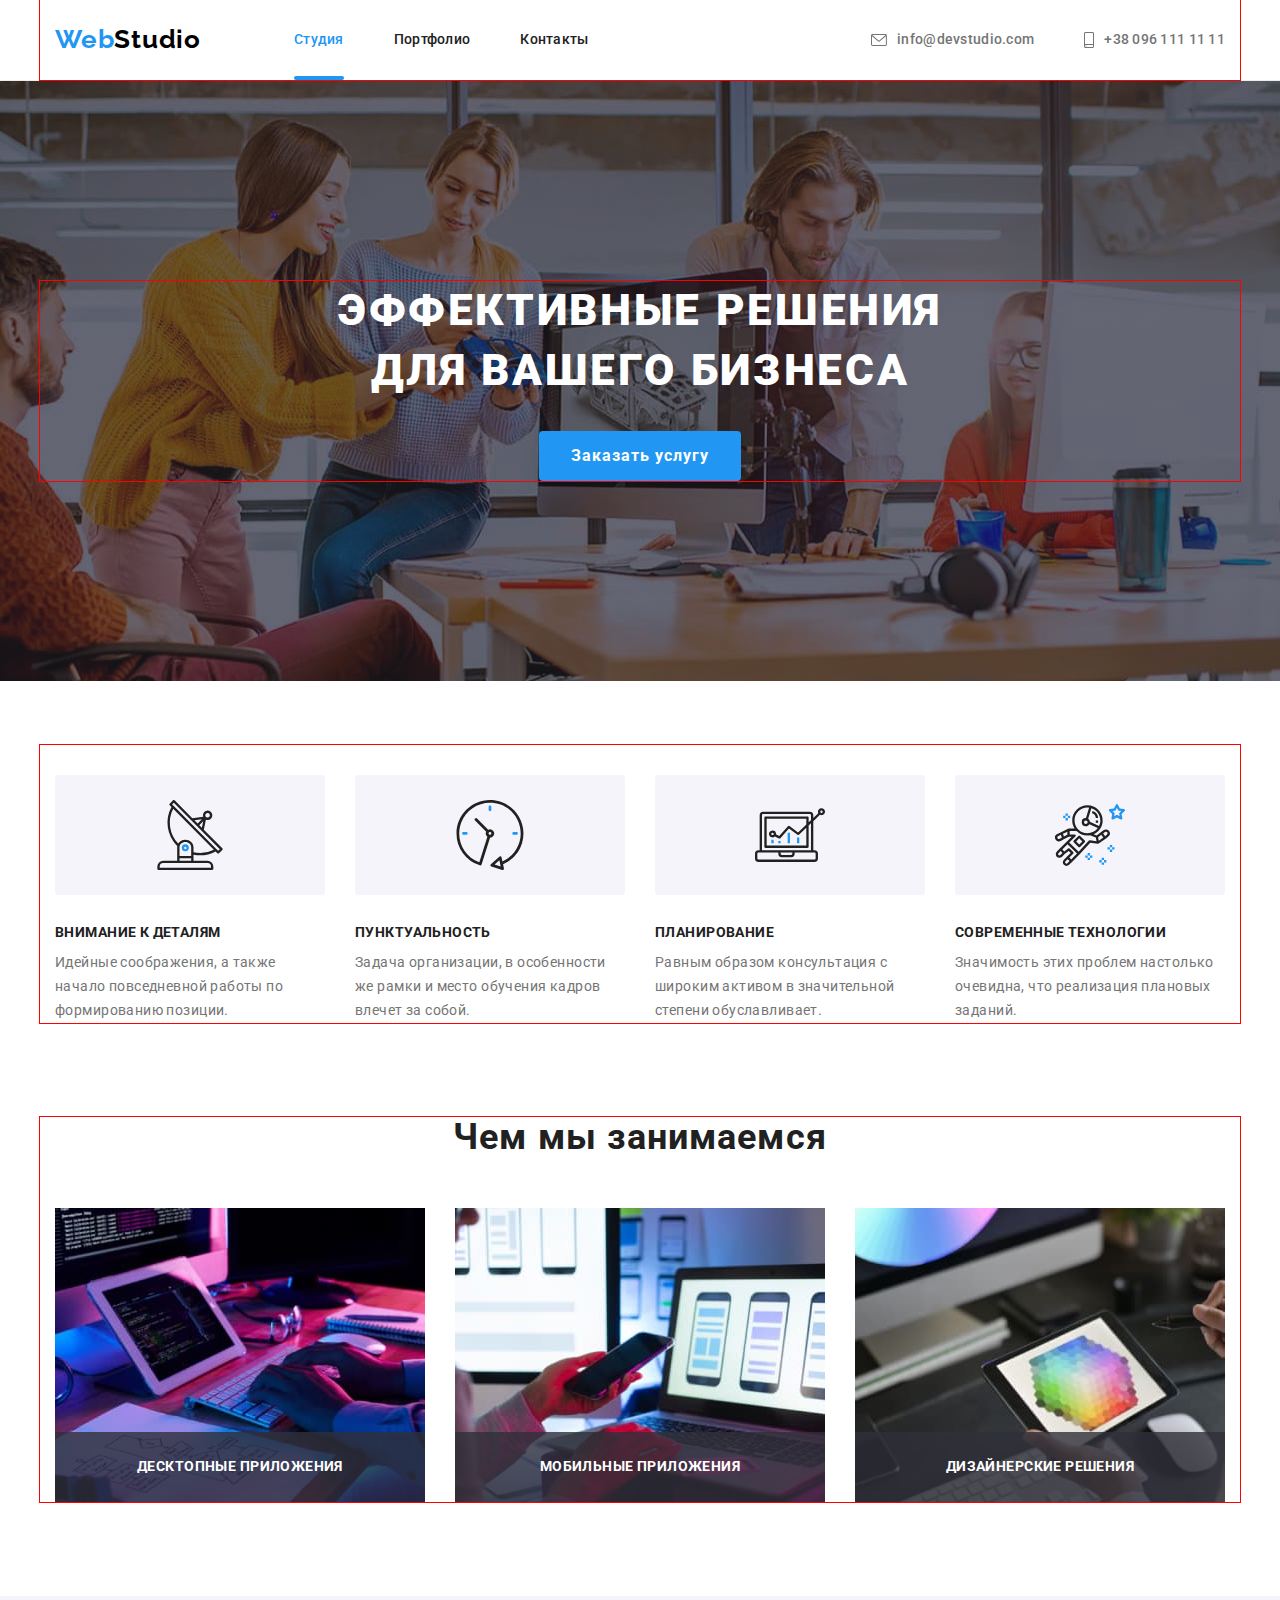
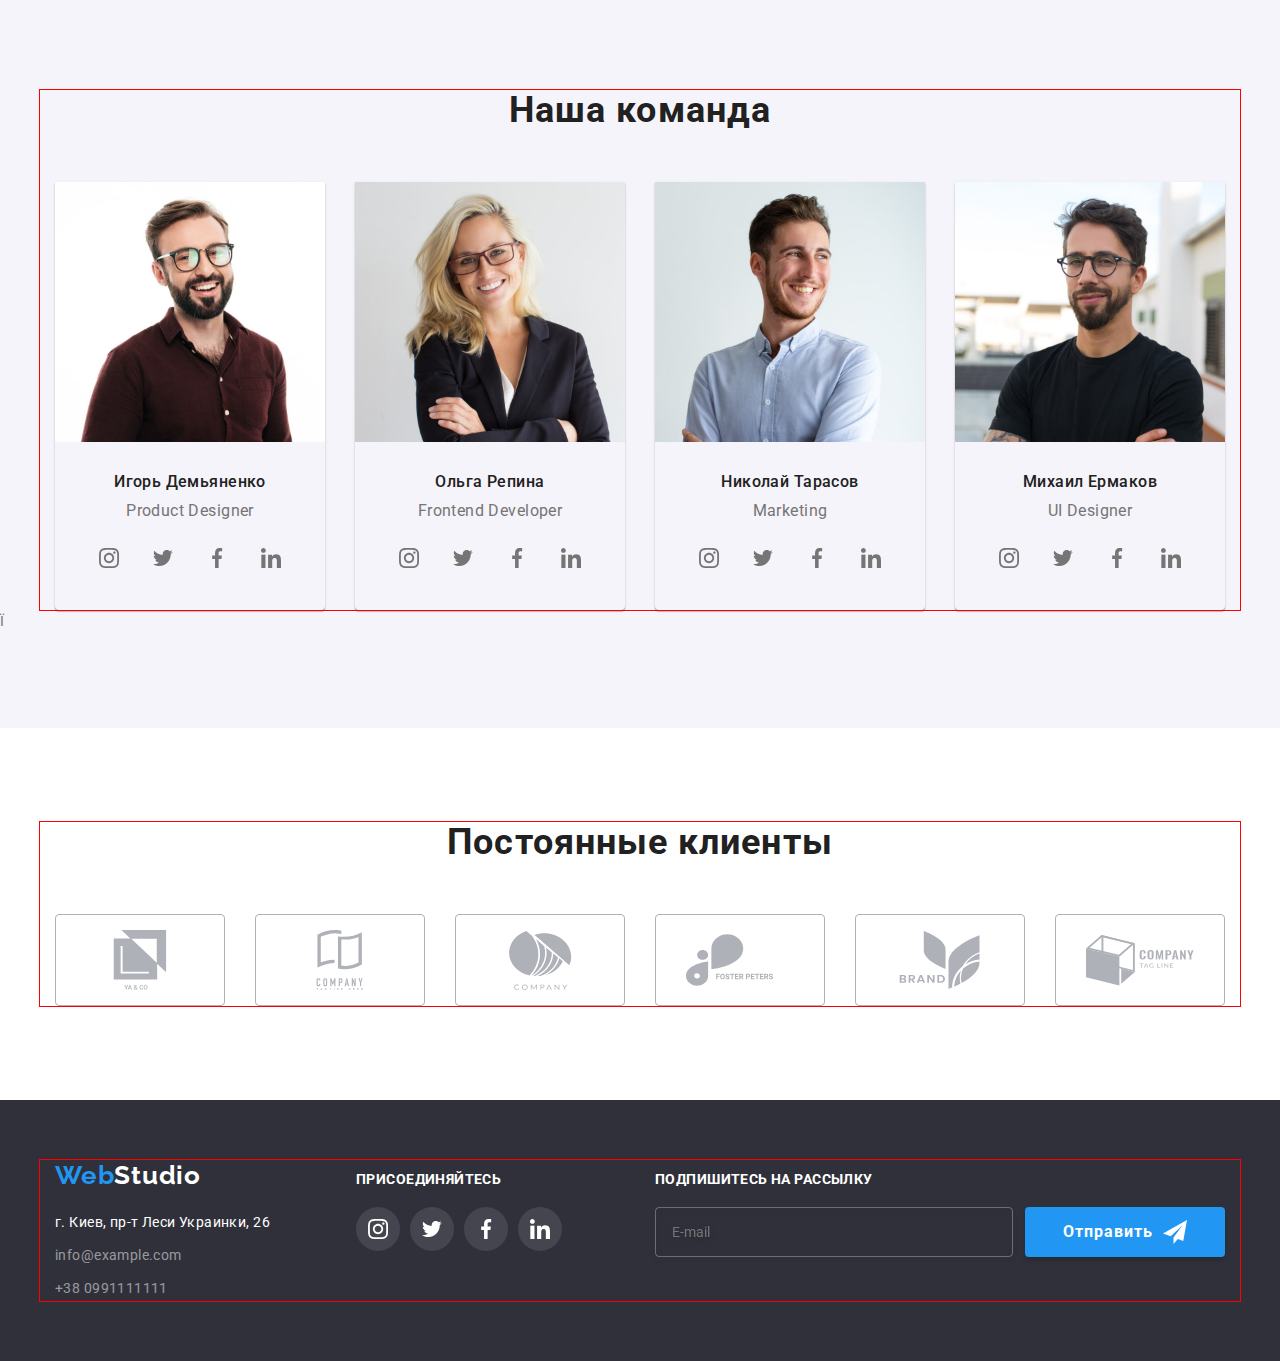
<file: index.html>
<!DOCTYPE html>
<html lang="ru">
  <head>
    <meta charset="UTF-8" />
    <meta http-equiv="X-UA-Compatible" content="IE=edge" />
    <meta name="viewport" content="width=device-width, initial-scale=1.0" />
    <title>WebStudio</title>
    <link
      href="https://fonts.googleapis.com/css2?family=Raleway:wght@700&family=Roboto:wght@400;500;700;900&display=swap"
      rel="stylesheet"
    />
    <link
      rel="stylesheet"
      href="https://cdnjs.cloudflare.com/ajax/libs/modern-normalize/1.0.0/modern-normalize.min.css"
    />
    <link rel="stylesheet" href="./css/style.css" />
  </head>
  <body class="body">
    <header class="header">
      <div class="conteiner">
        <a href="" class="logo-header link"
          >Web<span class="accent">Studio</span></a
        >
        <nav class="header-nav">
          <ul class="nav-list list">
            <li class="header-item">
              <a href="" class="header-link current link">Студия</a>
            </li>
            <li class="header-item">
              <a href="./portfolio.html" class="header-link link">Портфолио</a>
            </li>
            <li class="header-item">
              <a href="" class="header-link link">Контакты</a>
            </li>
          </ul>
        </nav>

        <ul class="header-contacs-list list">
          <li class="header-contacs-item">
            <a
              href="mailto:info@devstudio.com"
              class="header-link envelope link"
            >
              <svg class="contacs-icon" width="16px" height="12px">
                <use href="./image/symbol-defs.svg#icon-envelope"></use>
              </svg>
              info@devstudio.com
            </a>
          </li>
          <li class="header-contacs-item">
            <a href="tel:+380961111111" class="header-link smarthone link">
              <svg class="contacs-icon" width="10px" height="16px">
                <use href="./image/symbol-defs.svg#icon-smartphone"></use>
              </svg>
              +38 096 111 11 11
            </a>
          </li>
        </ul>
      </div>
    </header>
    <main>
      <section class="hero">
        <div class="conteiner">
          <h1 class="hero-title title">
            Эффективные решения<br />
            для вашего бизнеса
          </h1>
          <button type="button" class="hero-btn" data-modal-open>
            Заказать услугу
          </button>
        </div>
      </section>
      <section class="peculiarities section">
        <div class="conteiner">
          <h2 class="visually-hidden">Особенности</h2>
          <ul class="peculiarities-list card-set list">
            <li class="peculiarities-item card-item icon-rect">
              <h3 class="peculiarities-title text">Внимание к деталям</h3>
              <p class="peculiarities-text">
                Идейные соображения, а также начало повседневной работы по
                формированию позиции.
              </p>
            </li>
            <li class="peculiarities-item card-item icon-clock">
              <h3 class="peculiarities-title text">Пунктуальность</h3>
              <p class="peculiarities-text">
                Задача организации, в особенности же рамки и место обучения
                кадров влечет за собой.
              </p>
            </li>
            <li class="peculiarities-item card-item icon-diagram">
              <h3 class="peculiarities-title text">Планирование</h3>
              <p class="peculiarities-text">
                Равным образом консультация с широким активом в значительной
                степени обуславливает.
              </p>
            </li>
            <li class="peculiarities-item card-item icon-ilon">
              <h3 class="peculiarities-title text">Современные технологии</h3>
              <p class="peculiarities-text">
                Значимость этих проблем настолько очевидна, что реализация
                плановых заданий.
              </p>
            </li>
          </ul>
        </div>
      </section>
      <section class="about section">
        <div class="conteiner">
          <h2 class="about-top-title title">Чем мы занимаемся</h2>
          <ul class="about-list card-set list">
            <li class="about-item card-item">
              <img src="./image/img.jpg" alt="написание кода" width="370" />
              <p class="about-text text">Десктопные приложения</p>
            </li>
            <li class="about-item card-item">
              <img
                src="./image/img-2.jpg"
                alt="разметка страницы"
                width="370"
              />
              <p class="about-text text">Мобильные приложения</p>
            </li>
            <li class="about-item card-item">
              <img src="./image/img-3.jpg" alt="выбор цвета" width="370" />
              <p class="about-text text">Дизайнерские решения</p>
            </li>
          </ul>
        </div>
      </section>
      <section class="team section">
        <div class="conteiner">
          <h2 class="team-top-title title">Наша команда</h2>
          <ul class="team-list card-set list">
            <li class="team-item card-item">
              <img
                src="./image/img-5-2.jpg"
                alt="Парень в красной рубашке"
                width="270"
              />
              <div class="team-container">
                <h3 class="team-title">Игорь Демьяненко</h3>
                <p class="team-text">Product Designer</p>
                <ul class="team-soc-list list">
                  <li class="team-soc-item">
                    <a
                      href=""
                      target="_blank"
                      rel="noopener noreferrer"
                      class="team-soc-link link"
                    >
                      <svg class="team-soc-icon" width="20px" height="20px">
                        <use
                          href="./image/symbol-defs.svg#icon-instagram-2"
                        ></use>
                      </svg>
                    </a>
                  </li>
                  <li class="team-soc-item">
                    <a
                      href=""
                      target="_blank"
                      rel="noopener noreferrer"
                      class="team-soc-link link"
                    >
                      <svg class="team-soc-icon" width="20px" height="20px">
                        <use href="./image/symbol-defs.svg#icon-Group"></use>
                      </svg>
                    </a>
                  </li>
                  <li class="team-soc-item">
                    <a
                      href=""
                      target="_blank"
                      rel="noopener noreferrer"
                      class="team-soc-link link"
                    >
                      <svg class="team-soc-icon" width="20px" height="20px">
                        <use
                          href="./image/symbol-defs.svg#icon-facebook-1"
                        ></use>
                      </svg>
                    </a>
                  </li>
                  <li class="team-soc-item">
                    <a
                      href=""
                      target="_blank"
                      rel="noopener noreferrer"
                      class="team-soc-link link"
                    >
                      <svg class="team-soc-icon" width="20px" height="20px">
                        <use
                          href="./image/symbol-defs.svg#icon-linkedin-1"
                        ></use>
                      </svg>
                    </a>
                  </li>
                </ul>
              </div>
            </li>
            <li class="team-item card-item">
              <img src="./image/img-6-2.jpg" alt="девушка" width="270" />

              <div class="team-container">
                <h3 class="team-title">Ольга Репина</h3>
                <p class="team-text">Frontend Developer</p>
                <ul class="team-soc-list list">
                  <li class="team-soc-item">
                    <a
                      href=""
                      target="_blank"
                      rel="noopener noreferrer"
                      class="team-soc-link link"
                    >
                      <svg class="team-soc-icon" width="20px" height="20px">
                        <use
                          href="./image/symbol-defs.svg#icon-instagram-2"
                        ></use>
                      </svg>
                    </a>
                  </li>
                  <li class="team-soc-item">
                    <a
                      href=""
                      target="_blank"
                      rel="noopener noreferrer"
                      class="team-soc-link link"
                    >
                      <svg class="team-soc-icon" width="20px" height="20px">
                        <use href="./image/symbol-defs.svg#icon-Group"></use>
                      </svg>
                    </a>
                  </li>
                  <li class="team-soc-item">
                    <a
                      href=""
                      target="_blank"
                      rel="noopener noreferrer"
                      class="team-soc-link link"
                    >
                      <svg class="team-soc-icon" width="20px" height="20px">
                        <use
                          href="./image/symbol-defs.svg#icon-facebook-1"
                        ></use>
                      </svg>
                    </a>
                  </li>
                  <li class="team-soc-item">
                    <a
                      href=""
                      target="_blank"
                      rel="noopener noreferrer"
                      class="team-soc-link link"
                    >
                      <svg class="team-soc-icon" width="20px" height="20px">
                        <use
                          href="./image/symbol-defs.svg#icon-linkedin-1"
                        ></use>
                      </svg>
                    </a>
                  </li>
                </ul>
              </div>
            </li>
            <li class="team-item card-item">
              <img
                src="./image/img-7-2.jpg"
                alt="парень в белой рубашке"
                width="270"
              />

              <div class="team-container">
                <h3 class="team-title">Николай Тарасов</h3>
                <p class="team-text">Marketing</p>
                <ul class="team-soc-list list">
                  <li class="team-soc-item">
                    <a
                      href=""
                      target="_blank"
                      rel="noopener noreferrer"
                      class="team-soc-link link"
                    >
                      <svg class="team-soc-icon" width="20px" height="20px">
                        <use
                          href="./image/symbol-defs.svg#icon-instagram-2"
                        ></use>
                      </svg>
                    </a>
                  </li>
                  <li class="team-soc-item">
                    <a
                      href=""
                      target="_blank"
                      rel="noopener noreferrer"
                      class="team-soc-link link"
                    >
                      <svg class="team-soc-icon" width="20px" height="20px">
                        <use href="./image/symbol-defs.svg#icon-Group"></use>
                      </svg>
                    </a>
                  </li>
                  <li class="team-soc-item">
                    <a
                      href=""
                      target="_blank"
                      rel="noopener noreferrer"
                      class="team-soc-link link"
                    >
                      <svg class="team-soc-icon" width="20px" height="20px">
                        <use
                          href="./image/symbol-defs.svg#icon-facebook-1"
                        ></use>
                      </svg>
                    </a>
                  </li>
                  <li class="team-soc-item">
                    <a
                      href=""
                      target="_blank"
                      rel="noopener noreferrer"
                      class="team-soc-link link"
                    >
                      <svg class="team-soc-icon" width="20px" height="20px">
                        <use
                          href="./image/symbol-defs.svg#icon-linkedin-1"
                        ></use>
                      </svg>
                    </a>
                  </li>
                </ul>
              </div>
            </li>
            <li class="team-item card-item">
              <img
                src="./image/img-8-2.jpg"
                alt="парень в футболке"
                width="270"
              />

              <div class="team-container">
                <h3 class="team-title">Михаил Ермаков</h3>
                <p class="team-text">UI Designer</p>
                <ul class="team-soc-list list">
                  <li class="team-soc-item">
                    <a
                      href=""
                      target="_blank"
                      rel="noopener noreferrer"
                      class="team-soc-link link"
                    >
                      <svg class="team-soc-icon" width="20px" height="20px">
                        <use
                          href="./image/symbol-defs.svg#icon-instagram-2"
                        ></use>
                      </svg>
                    </a>
                  </li>
                  <li class="team-soc-item">
                    <a
                      href=""
                      target="_blank"
                      rel="noopener noreferrer"
                      class="team-soc-link link"
                    >
                      <svg class="team-soc-icon" width="20px" height="20px">
                        <use href="./image/symbol-defs.svg#icon-Group"></use>
                      </svg>
                    </a>
                  </li>
                  <li class="team-soc-item">
                    <a
                      href=""
                      target="_blank"
                      rel="noopener noreferrer"
                      class="team-soc-link link"
                    >
                      <svg class="team-soc-icon" width="20px" height="20px">
                        <use
                          href="./image/symbol-defs.svg#icon-facebook-1"
                        ></use>
                      </svg>
                    </a>
                  </li>
                  <li class="team-soc-item">
                    <a
                      href=""
                      target="_blank"
                      rel="noopener noreferrer"
                      class="team-soc-link link"
                    >
                      <svg class="team-soc-icon" width="20px" height="20px">
                        <use
                          href="./image/symbol-defs.svg#icon-linkedin-1"
                        ></use>
                      </svg>
                    </a>
                  </li>
                </ul>
              </div>
            </li>
          </ul>
        </div>
        Ï
      </section>
      <section class="clients section">
        <div class="conteiner">
          <h2 class="clients-title title">Постоянные клиенты</h2>
          <ul class="clients-list card-set list">
            <li class="clients-item card-item">
              <a
                href=""
                target="_blank"
                rel="noopener noreferrer"
                class="clients-link link"
              >
                <svg class="clients-soc-icon" width="108px" height="60px">
                  <use href="./image/symbol-defs.svg#icon-group-2"></use>
                </svg>
              </a>
            </li>
            <li class="clients-item card-item">
              <a
                href=""
                target="_blank"
                rel="noopener noreferrer"
                class="clients-link link"
              >
                <svg class="clients-soc-icon" width="108px" height="60px">
                  <use href="./image/symbol-defs.svg#icon-group-3"></use>
                </svg>
              </a>
            </li>
            <li class="clients-item card-item">
              <a
                href=""
                target="_blank"
                rel="noopener noreferrer"
                class="clients-link link"
              >
                <svg class="clients-soc-icon" width="100px" height="60px">
                  <use href="./image/symbol-defs.svg#icon-group-4"></use>
                </svg>
              </a>
            </li>
            <li class="clients-item card-item">
              <a
                href=""
                target="_blank"
                rel="noopener noreferrer"
                class="clients-link link"
              >
                <svg class="clients-soc-icon" width="108px" height="60px">
                  <use href="./image/symbol-defs.svg#icon-group-5"></use>
                </svg>
              </a>
            </li>
            <li class="clients-item card-item">
              <a
                href=""
                target="_blank"
                rel="noopener noreferrer"
                class="clients-link link"
              >
                <svg class="clients-soc-icon" width="108px" height="60px">
                  <use href="./image/symbol-defs.svg#icon-group-6"></use>
                </svg>
              </a>
            </li>
            <li class="clients-item card-item">
              <a
                href=""
                target="_blank"
                rel="noopener noreferrer"
                class="clients-link link"
              >
                <svg class="clients-soc-icon" width="108px" height="60px">
                  <use href="./image/symbol-defs.svg#icon-group-7"></use>
                </svg>
              </a>
            </li>
          </ul>
        </div>
      </section>
    </main>
    <footer class="footer">
      <div class="conteiner">
        <div class="footer-contant">
          <a href="" class="logo-footer link"
            >Web<span class="accent-footer">Studio</span></a
          >
          <address>
            <ul class="footer-list list">
              <li class="footer-item">
                <a
                  href="https://goo.gl/maps/t49kkBEcWEuTb8Tj7"
                  target="_blank"
                  rel="noopener noreferrer"
                  class="footer-link link"
                  >г. Киев, пр-т Леси Украинки, 26</a
                >
              </li>
              <li class="footer-item">
                <a href="mailto:info@example.com" class="footer-link link"
                  >info@example.com</a
                >
              </li>
              <li class="footer-item">
                <a href="tel:+380991111111" class="footer-link link"
                  >+38 0991111111</a
                >
              </li>
            </ul>
          </address>
        </div>
        <div class="footer-contant">
          <p class="title-footer">присоединяйтесь</p>
          <ul class="team-soc-list list">
            <li class="team-soc-item">
              <a
                href=""
                target="_blank"
                rel="noopener noreferrer"
                class="team-soc-link link"
              >
                <svg class="team-soc-icon" width="20px" height="20px">
                  <use href="./image/symbol-defs.svg#icon-instagram-2"></use>
                </svg>
              </a>
            </li>
            <li class="team-soc-item">
              <a
                href=""
                target="_blank"
                rel="noopener noreferrer"
                class="team-soc-link link"
              >
                <svg class="team-soc-icon" width="20px" height="20px">
                  <use href="./image/symbol-defs.svg#icon-Group"></use>
                </svg>
              </a>
            </li>
            <li class="team-soc-item">
              <a
                href=""
                target="_blank"
                rel="noopener noreferrer"
                class="team-soc-link link"
              >
                <svg class="team-soc-icon" width="20px" height="20px">
                  <use href="./image/symbol-defs.svg#icon-facebook-1"></use>
                </svg>
              </a>
            </li>
            <li class="team-soc-item">
              <a
                href=""
                target="_blank"
                rel="noopener noreferrer"
                class="team-soc-link link"
              >
                <svg class="team-soc-icon" width="20px" height="20px">
                  <use href="./image/symbol-defs.svg#icon-linkedin-1"></use>
                </svg>
              </a>
            </li>
          </ul>
        </div>
        <div class="footer-contant">
          <p class="title-footer">Подпишитесь на рассылку</p>
          <form class="footer-send">
            <input
              type="email"
              class="footer-input"
              name="E-mail"
              placeholder="E-mail"
            />
            <button type="submit" class="hero-btn btn">
              Отправить
              <svg class="footer-send-icon" width="24px" height="24px">
                <use href="./image/symbol-defs.svg#icon-send"></use>
              </svg>
            </button>
          </form>
        </div>
      </div>
    </footer>
    <div class="backdrop is-hidden" data-modal>
      <div class="modal">
        <button type="button" class="modal-btn btn" data-modal-close>
          <svg class="icon-close" width="18px" height="18px">
            <use href="./image/symbol-defs.svg#icon-close"></use>
          </svg>
        </button>
        <p class="modal-title">Оставьте свои данные, мы вам перезвоним</p>
        <form>
          <div class="modal-field">
            <label class="modal-label">Имя</label>
            <div class="wrap">
              <input
                type="text"
                class="modal-input"
                name="user-name"
                placeholder=""
              />
              <svg class="modal-icon" width="18" height="18">
                <use href="./image/symbol-defs.svg#icon-person"></use>
              </svg>
            </div>
          </div>
          <div class="modal-field">
            <label class="modal-label">Телефон</label>
            <div class="wrap">
              <input type="tel" class="modal-input" name="user-tel" />
              <svg class="modal-icon" width="18" height="18">
                <use href="./image/symbol-defs.svg#icon-phone"></use>
              </svg>
            </div>
          </div>
          <div class="modal-field">
            <label class="modal-label">Почта</label>
            <div class="wrap">
              <input type="email" class="modal-input" name="user-mail" />
              <svg class="modal-icon" width="18" height="18">
                <use href="./image/symbol-defs.svg#icon-email"></use>
              </svg>
            </div>
          </div>
          <div class="modal-text">
            <label for="user-text" class="modal-label">Комментарий</label>
            <textarea
              name="user-text"
              class="modal-area-text"
              id="user-text"
              placeholder="Введите текст"
            ></textarea>
          </div>
          <div class="checkbox-field">
            <input
              type="checkbox"
              name="privacy"
              value="true"
              class="checkbox-input visually-hidden"
              id="privacy"
            />
            <label for="privacy" class="checkbox-text">
              <span class="checkbox-span">
                <svg class="check-icon" width="11" height="8">
                  <use href="./image/symbol-defs.svg#icon-ok"></use>
                </svg> </span
              >Соглашаюсь с рассылкой и принимаю
              <a
                href=""
                class="checkbox-link link"
                target="_blank"
                rel="noopener noreferrer"
                >Условия договора</a
              >
            </label>
          </div>
          <button type="submit" class="hero-btn btn">Отправить</button>
        </form>
      </div>
    </div>
    <script src="./js/modal.js"></script>
  </body>
</html>
</file>
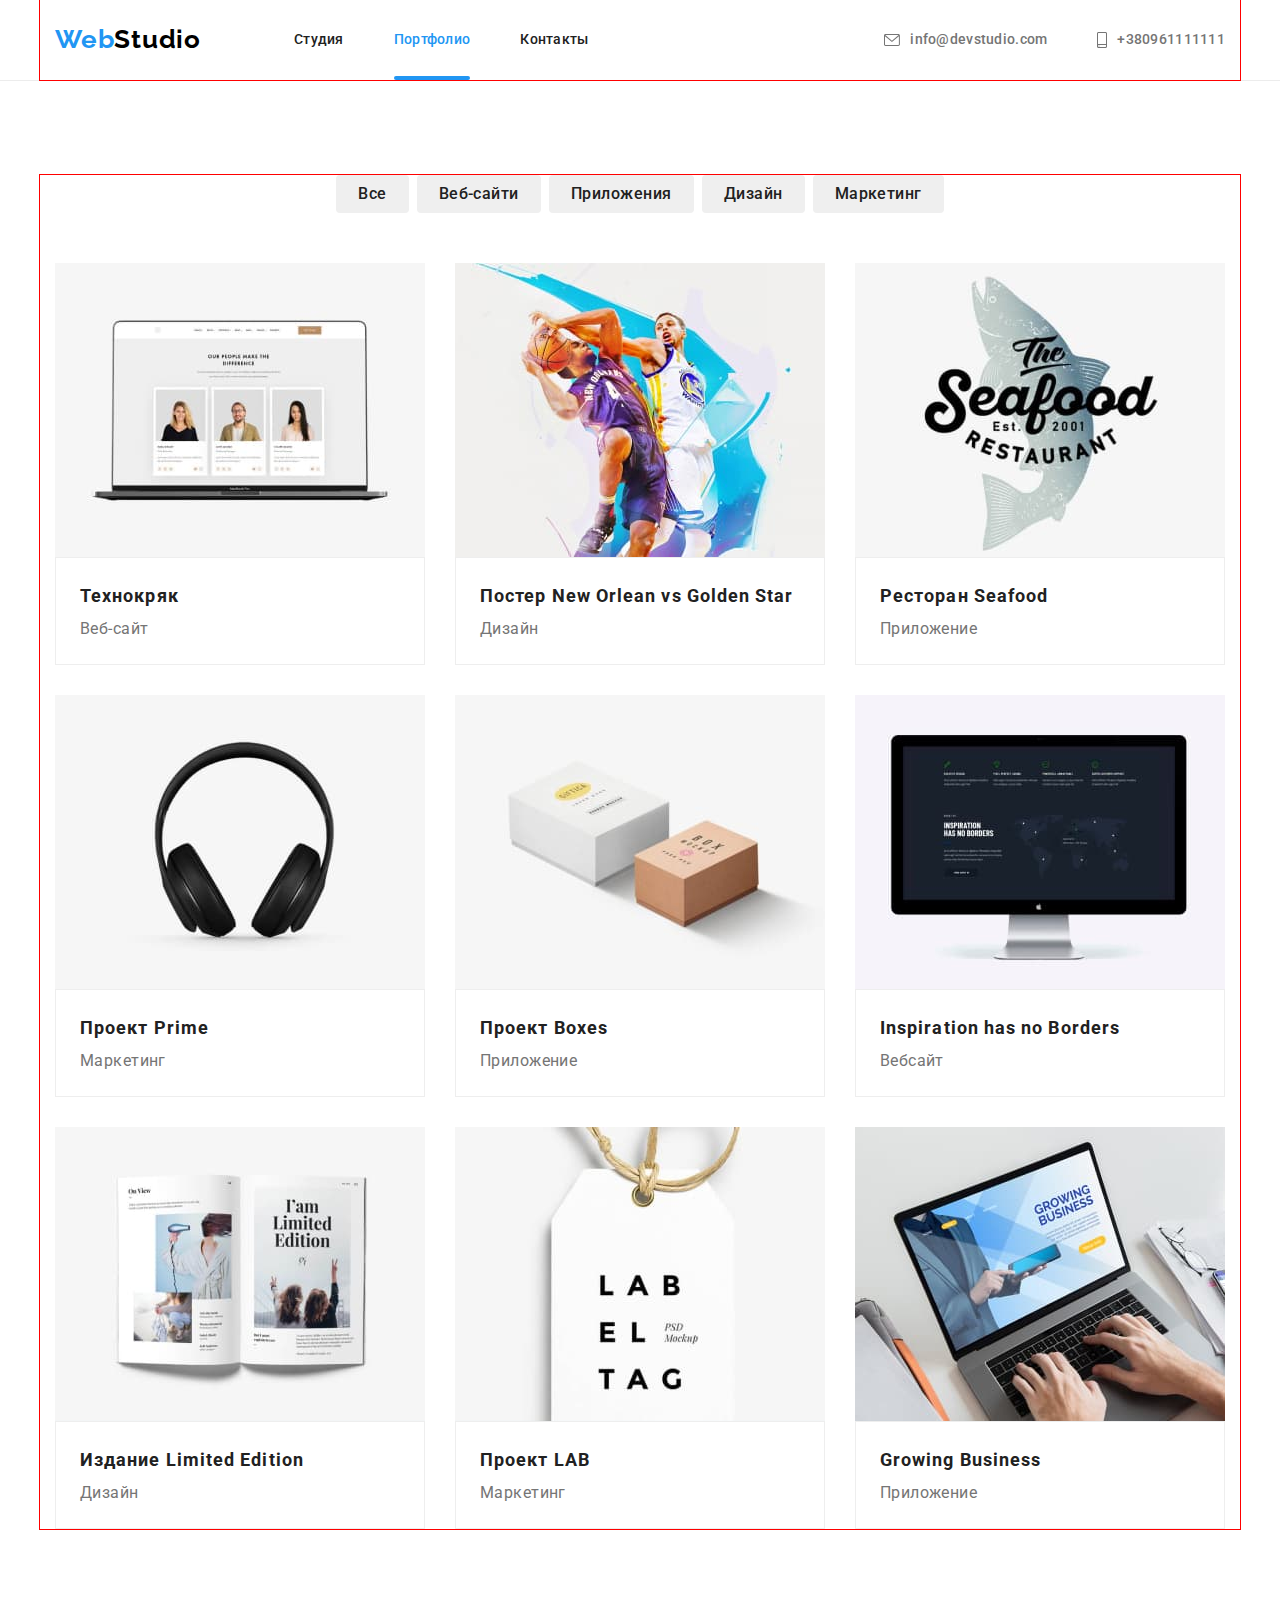
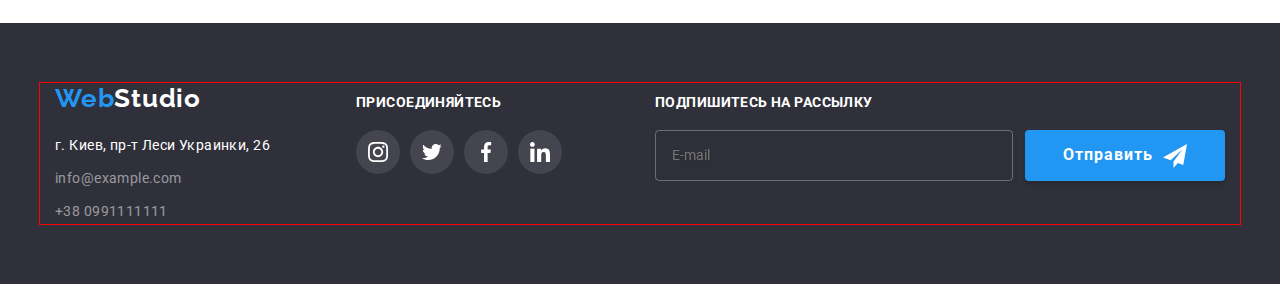
<file: portfolio.html>
<!DOCTYPE html>
<html lang="ru">
  <head>
    <meta charset="UTF-8" />
    <meta http-equiv="X-UA-Compatible" content="IE=edge" />
    <meta name="viewport" content="width=device-width, initial-scale=1.0" />
    <title>WebStudio</title>
    <link
      href="https://fonts.googleapis.com/css2?family=Raleway:wght@700&family=Roboto:wght@400;500;700;900&display=swap"
      rel="stylesheet"
    />
    <link
      rel="stylesheet"
      href="https://cdnjs.cloudflare.com/ajax/libs/modern-normalize/1.0.0/modern-normalize.min.css"
    />
    <link rel="stylesheet" href="./css/style.css" />
  </head>

  <body class="body">
    <header class="header">
      <div class="conteiner">
        <a href="" class="logo-header link"
          >Web<span class="accent">Studio</span></a
        >
        <nav class="header-nav">
          <ul class="nav-list list">
            <li class="header-item">
              <a href="./index.html" class="header-link link">Студия</a>
            </li>
            <li class="header-item">
              <a href="" class="header-link current link">Портфолио</a>
            </li>
            <li class="header-item">
              <a href="" class="header-link link">Контакты</a>
            </li>
          </ul>
        </nav>
        <ul class="header-contacs-list list">
          <li class="header-contacs-item">
            <a
              href="mailto:info@devstudio.com"
              class="header-link envelope link"
            >
              <svg class="contacs-icon" width="16px" height="12px">
                <use href="./image/symbol-defs.svg#icon-envelope"></use>
              </svg>
              info@devstudio.com
            </a>
          </li>
          <li class="header-contacs-item">
            <a href="tel:+380961111111" class="header-link smarthone link">
              <svg class="contacs-icon" width="10px" height="16px">
                <use href="./image/symbol-defs.svg#icon-smartphone"></use>
              </svg>
              +380961111111
            </a>
          </li>
        </ul>
      </div>
    </header>
    <main>
      <section class="filter section">
        <div class="conteiner">
          <h1 class="visually-hidden">Фильтр</h1>
          <ul class="filter-btn-list list">
            <li class="filter-item">
              <button type="button" class="filter-btn">Все</button>
            </li>
            <li class="filter-item">
              <button type="button" class="filter-btn">Веб-сайти</button>
            </li>
            <li class="filter-item">
              <button type="button" class="filter-btn">Приложения</button>
            </li>
            <li class="filter-item">
              <button type="button" class="filter-btn">Дизайн</button>
            </li>
            <li class="filter-item">
              <button type="button" class="filter-btn">Маркетинг</button>
            </li>
          </ul>
          <ul class="portfolio-list card-set list">
            <li class="card-item portfolio-item">
              <a
                href=""
                target="_blank"
                rel="noopener noreferrer"
                class="portfolio-link link"
              >
                <div class="portfolio-bac">
                  <img src="./image/img-10.jpg" alt="Вебсайт" width="370" />
                  <p class="portfolio-bac-text">
                    Ресурс предлагает комплексные предложения с разным уровнем
                    функционала и сервисов. Все это позволит посетителю получить
                    исчерпывающие сведения о компании или частном лице.
                  </p>
                </div>
                <div class="portfolio-footer">
                  <h2 class="portfolio-title">Технокряк</h2>
                  <p class="portfolio-text">Веб-сайт</p>
                </div>
              </a>
            </li>

            <li class="card-item portfolio-item">
              <a
                href=""
                target="_blank"
                rel="noopener noreferrer"
                class="portfolio-link link"
              >
                <div class="portfolio-bac">
                  <img src="./image/22.jpg" alt="Дизайн" width="370" />
                  <p class="portfolio-bac-text">
                    Ресурс предлагает комплексные предложения с разным уровнем
                    функционала и сервисов. Все это позволит посетителю получить
                    исчерпывающие сведения о компании или частном лице.
                  </p>
                </div>
                <div class="portfolio-footer">
                  <h2 class="portfolio-title">
                    Постер New Orlean vs Golden Star
                  </h2>
                  <p class="portfolio-text">Дизайн</p>
                </div>
              </a>
            </li>

            <li class="card-item portfolio-item">
              <a
                href=""
                target="_blank"
                rel="noopener noreferrer"
                class="portfolio-link link"
              >
                <div class="portfolio-bac">
                  <img src="./image/33.jpg" alt="Логотип" width="370" />
                  <p class="portfolio-bac-text">
                    Ресурс предлагает комплексные предложения с разным уровнем
                    функционала и сервисов. Все это позволит посетителю получить
                    исчерпывающие сведения о компании или частном лице.
                  </p>
                </div>
                <div class="portfolio-footer">
                  <h2 class="portfolio-title">Ресторан Seafood</h2>
                  <p class="portfolio-text">Приложение</p>
                </div>
              </a>
            </li>

            <li class="card-item portfolio-item">
              <a
                href=""
                target="_blank"
                rel="noopener noreferrer"
                class="portfolio-link link"
              >
                <div class="portfolio-bac">
                  <img src="./image/44.jpg" alt="Наушники" width="370" />
                  <p class="portfolio-bac-text">
                    Ресурс предлагает комплексные предложения с разным уровнем
                    функционала и сервисов. Все это позволит посетителю получить
                    исчерпывающие сведения о компании или частном лице.
                  </p>
                </div>
                <div class="portfolio-footer">
                  <h2 class="portfolio-title">Проект Prime</h2>
                  <p class="portfolio-text">Маркетинг</p>
                </div>
              </a>
            </li>

            <li class="card-item portfolio-item">
              <a
                href=""
                target="_blank"
                rel="noopener noreferrer"
                class="portfolio-link link"
              >
                <div class="portfolio-bac">
                  <img src="./image/55.jpg" alt="Коробки" width="370" />
                  <p class="portfolio-bac-text">
                    Ресурс предлагает комплексные предложения с разным уровнем
                    функционала и сервисов. Все это позволит посетителю получить
                    исчерпывающие сведения о компании или частном лице.
                  </p>
                </div>
                <div class="portfolio-footer">
                  <h2 class="portfolio-title">Проект Boxes</h2>
                  <p class="portfolio-text">Приложение</p>
                </div>
              </a>
            </li>

            <li class="card-item portfolio-item">
              <a
                href=""
                target="_blank"
                rel="noopener noreferrer"
                class="portfolio-link link"
              >
                <div class="portfolio-bac">
                  <img src="./image/66.jpg" alt="Компьютер" width="370" />
                  <p class="portfolio-bac-text">
                    Ресурс предлагает комплексные предложения с разным уровнем
                    функционала и сервисов. Все это позволит посетителю получить
                    исчерпывающие сведения о компании или частном лице.
                  </p>
                </div>
                <div class="portfolio-footer">
                  <h2 class="portfolio-title">Inspiration has no Borders</h2>
                  <p class="portfolio-text">Вебсайт</p>
                </div>
              </a>
            </li>

            <li class="card-item portfolio-item">
              <a
                href=""
                target="_blank"
                rel="noopener noreferrer"
                class="portfolio-link link"
              >
                <div class="portfolio-bac">
                  <img src="./image/77.jpg" alt="Журнал" width="370" />
                  <p class="portfolio-bac-text">
                    Ресурс предлагает комплексные предложения с разным уровнем
                    функционала и сервисов. Все это позволит посетителю получить
                    исчерпывающие сведения о компании или частном лице.
                  </p>
                </div>
                <div class="portfolio-footer">
                  <h2 class="portfolio-title">Издание Limited Edition</h2>
                  <p class="portfolio-text">Дизайн</p>
                </div>
              </a>
            </li>

            <li class="card-item portfolio-item">
              <a
                href=""
                target="_blank"
                rel="noopener noreferrer"
                class="portfolio-link link"
              >
                <div class="portfolio-bac">
                  <img src="./image/88.jpg" alt="Этикетка" width="370" />
                  <p class="portfolio-bac-text">
                    Ресурс предлагает комплексные предложения с разным уровнем
                    функционала и сервисов. Все это позволит посетителю получить
                    исчерпывающие сведения о компании или частном лице.
                  </p>
                </div>
                <div class="portfolio-footer">
                  <h2 class="portfolio-title">Проект LAB</h2>
                  <p class="portfolio-text">Маркетинг</p>
                </div>
              </a>
            </li>

            <li class="card-item portfolio-item">
              <a
                href=""
                target="_blank"
                rel="noopener noreferrer"
                class="portfolio-link link"
              >
                <div class="portfolio-bac">
                  <img src="./image/99.jpg" alt="Ноутбук" width="370" />
                  <p class="portfolio-bac-text">
                    Ресурс предлагает комплексные предложения с разным уровнем
                    функционала и сервисов. Все это позволит посетителю получить
                    исчерпывающие сведения о компании или частном лице.
                  </p>
                </div>
                <div class="portfolio-footer">
                  <h2 class="portfolio-title">Growing Business</h2>
                  <p class="portfolio-text">Приложение</p>
                </div>
              </a>
            </li>
          </ul>
        </div>
      </section>
    </main>
    <footer class="footer">
      <div class="conteiner">
        <div class="footer-contant">
          <a href="" class="logo-footer link"
            >Web<span class="accent-footer">Studio</span></a
          >
          <address>
            <ul class="footer-list list">
              <li class="footer-item">
                <a
                  href="https://goo.gl/maps/t49kkBEcWEuTb8Tj7"
                  target="_blank"
                  rel="noopener noreferrer"
                  class="footer-link link"
                  >г. Киев, пр-т Леси Украинки, 26</a
                >
              </li>
              <li class="footer-item">
                <a href="mailto:info@example.com" class="footer-link link"
                  >info@example.com</a
                >
              </li>
              <li class="footer-item">
                <a href="tel:+380991111111" class="footer-link link"
                  >+38 0991111111</a
                >
              </li>
            </ul>
          </address>
        </div>
        <div class="footer-contant">
          <p class="title-footer">присоединяйтесь</p>
          <ul class="team-soc-list list">
            <li class="team-soc-item">
              <a
                href=""
                target="_blank"
                rel="noopener noreferrer"
                class="team-soc-link link"
              >
                <svg class="team-soc-icon" width="20px" height="20px">
                  <use href="./image/symbol-defs.svg#icon-instagram-2"></use>
                </svg>
              </a>
            </li>
            <li class="team-soc-item">
              <a
                href=""
                target="_blank"
                rel="noopener noreferrer"
                class="team-soc-link link"
              >
                <svg class="team-soc-icon" width="20px" height="20px">
                  <use href="./image/symbol-defs.svg#icon-Group"></use>
                </svg>
              </a>
            </li>
            <li class="team-soc-item">
              <a
                href=""
                target="_blank"
                rel="noopener noreferrer"
                class="team-soc-link link"
              >
                <svg class="team-soc-icon" width="20px" height="20px">
                  <use href="./image/symbol-defs.svg#icon-facebook-1"></use>
                </svg>
              </a>
            </li>
            <li class="team-soc-item">
              <a
                href=""
                target="_blank"
                rel="noopener noreferrer"
                class="team-soc-link link"
              >
                <svg class="team-soc-icon" width="20px" height="20px">
                  <use href="./image/symbol-defs.svg#icon-linkedin-1"></use>
                </svg>
              </a>
            </li>
          </ul>
        </div>
        <div class="footer-contant">
          <p class="title-footer">Подпишитесь на рассылку</p>
          <form class="footer-send">
            <input
              type="email"
              class="footer-input"
              name="E-mail"
              placeholder="E-mail"
            />
            <button type="submit" class="hero-btn btn">
              Отправить
              <svg class="footer-send-icon" width="24px" height="24px">
                <use href="./image/symbol-defs.svg#icon-send"></use>
              </svg>
            </button>
          </form>
        </div>
      </div>
    </footer>
  </body>
</html>
</file>
<file: css/style.css>
:root {
    --black-color: #212121;
    --dark-color: #757575;
    --white-color: #ffffff;
    --blue-color: #2196f3;
    --grey-color: #F5F4FA;
    --logo-color: #000000;
    --footer-color: #2F303A;
    --card-gap-top: 30px;
    --card-gap-left: 30px;
    --card-item: 3;
    --soc-grey-color: #AFB1B8;
    --cubic-bezier: 250ms cubic-bezier(0.4, 0, 0.2, 1);
    --dark-blue-color: #188CE8;
}

.visually-hidden {
    position: absolute;
    white-space: nowrap;
    width: 1px;
    height: 1px;
    overflow: hidden;
    border: 0;
    padding: 0;
    clip: rect(0 0 0 0);
    clip-path: inset(50%);
    margin: -1px;
}
h1, h2, h3, h4, h5, p{margin: 0;}
ul, ol{ margin: 0;
padding-left: 0;}
button{ cursor: pointer;}
img{display: block;
max-width: 100%;
height: auto;}
.conteiner{
    width: 1200px;
    margin:  auto;
    padding-left: 15px;
    padding-right: 15px;
    outline: 1px solid red;

}
.card-set{
    display: flex;
    flex-wrap: wrap;
    margin-top: calc(-1 * var(--card-gap-top));
    margin-left: calc(-1 * var(--card-gap-left));
}
.card-item {
    margin-top: var(--card-gap-top);
    margin-left: var(--card-gap-left);
    flex-basis: calc(100% / var(--card-item) - var(--card-gap-left));
}
.section{
    padding-top: 94px;
    padding-bottom: 94px;
}
.body {
    font-family: 'Roboto', sans-serif;
    font-weight: 400;
    font-size: 14px;
    line-height: 1.71;
    letter-spacing: 0.03em;

    color: var(--dark-color);
}

.title {
    font-weight: 700;
    font-size: 36px;
    line-height: 1.16;
    text-align: center;
    margin-bottom: 50px;
    letter-spacing: 0.03em;

    color: var(--black-color);
}
.text{
    font-weight: 700;
    font-size: 14px;
    line-height: 1.14;
    letter-spacing: 0.03em;
    text-transform: uppercase;
}
.list {
    list-style: none;
}

.link {
    text-decoration: none;
    color: inherit;
}

.accent {
    color: var(--logo-color);
}

.accent-footer {
    color: var(--white-color);
}

.button {
    font-weight: 700;
    font-size: 16px;
    line-height: 1.88;

    display: flex;
    align-items: center;
    text-align: center;
    letter-spacing: 0.06em;

    color: var(--white-color);
}

/*-----------HEADER----------------*/
.header{border-bottom: 1px solid #ECECEC;}
.header .conteiner{
    display: flex;
    align-items: center;
}
.nav-list .header-link.current {
    color: var(--blue-color);
}
.header-link.current::after{
        content: "";
        position: absolute;
        width: 100%;
        height: 4px;
        background: var(--blue-color);
        border-radius: 2px;
        left: 0;
        bottom: 0;
}
.logo-header, .logo-footer{
    font-family: 'Raleway', sans-serif;
    font-weight: 700;
    font-size: 26px;
    line-height: 1.2;
    letter-spacing: 0.03em;
    color: var(--blue-color);
}
.logo-header{margin-right: 93px;
}
.nav-list {display: flex;
    align-items: center;
    
    color: var(--black-color)
}
.header-item:not(:last-child){
    margin-right: 50px;
}
.header-contacs-item:not(:last-child){
    margin-right: 50px;
}
.header-contacs-list{display: flex; 
margin-left: auto;
}
.header-link {
    font-weight: 500;
    font-size: 14px;
    line-height: 1.14;
    letter-spacing: 0.02em;
    padding: 32px 0;
    display: flex;
    align-items: center;
    position: relative;
    transition: color var(--cubic-bezier);}
    


.header-link:hover,
.header-link:focus {
    color: var(--blue-color);
    transition: var(--cubic-bezier);
}
.contacs-icon{
    margin-right: 10px;
    fill: currentColor;
}
/*-------------Hero--------------*/
.hero {
    text-align: center;
    background-color: var(--footer-color);
    background-image: linear-gradient(rgba(47, 48, 58, 0.4) , rgba(47, 48, 58, 0.4)),
     url(../image/hero.jpg);
    padding: 200px 0;
   background-repeat: no-repeat;
   background-position: 50% 0;
   
}
.hero-title {
    font-weight: 900;
    font-size: 44px;
    line-height: 1.36;
    letter-spacing: 0.06em;
    text-transform: uppercase;
    color: var(--white-color);
    margin-bottom: 30px;
}

button.hero-btn {
    font-family: inherit;
    font-weight: 700;
    font-size: 16px;
    line-height: 1.88;
    border: 0px;
    min-width: 200px;
    margin-left: auto;
    margin-right: auto;
    display: flex;
    justify-content: center;
    align-items: center;
    padding: 10px 32px;
    letter-spacing: 0.06em;
    color: var(--white-color);
    background-color: var(--blue-color);
    box-shadow: 0px 4px 4px rgba(0, 0, 0, 0.15);
    border-radius: 4px;
    transition: background-color var(--cubic-bezier),
    box-shadow var(--cubic-bezier),
    border-radius var(--cubic-bezier);}

.hero-btn:hover,
.hero-btn:focus {
    background-color: var(--dark-blue-color);
}
/*-----------------Peculiarities------------*/
.peculiarities{
    --card-item: 4;
}
.peculiarities-item::before{
    content: "";
    display: block;
    height: 120px;
    border-radius: 4px;
    margin-bottom: 30px;
background: var(--grey-color);
background-position: 50% 50%;
background-repeat: no-repeat;

}
.icon-rect::before{
    background-image: url(../image/antenna.svg); 
}
.icon-clock::before{
    background-image: url(../image/clock.svg);
}
.icon-diagram::before{
    background-image: url(../image/diagram.svg);
}
.icon-ilon::before{
    background-image: url(../image/astronaut.svg);
}


.peculiarities-title {
    margin-bottom:10px;
    color: var(--black-color);
}
/*---------------About-----------------*/
.about{
    padding-top: 0;
}
.about-item{
    position: relative;
}
.about-text{
    display: flex;
    align-items: center;
    justify-content: center;
position: absolute;
color: var(--white-color);
bottom:  0;
background: rgba(47, 48, 58, 0.8);
width: 100%;
padding: 27px;
}

    /*-----------------TEAM---------------*/
.team {
    background: var(--grey-color);
    --card-item: 4;
}
.team-container{padding: 30px;}
.team-list{display: flex;
}
.team-title {
    font-weight: 500;
    color: var(--black-color);
    margin-bottom: 10px;
}

.team-item {
    text-align: center;
    box-shadow: 0px 1px 3px rgba(0, 0, 0, 0.12),
    0px 1px 1px rgba(0, 0, 0, 0.14),
    0px 2px 1px rgba(0, 0, 0, 0.2);
    border-radius: 0px 0px 4px 4px;
}
.team-text,
.team-title {
    font-size: 16px;
    line-height: 1.19;
}
.team-text{margin-bottom: 16px;}

.team-soc-list{
    display: flex;
   justify-content: center;
}
.team-soc-item{
    width: 44px;
    height: 44px;
    margin-right: 10px;
    
}
.team-soc-item:last-child{
    margin-right: 0;
}

.team-soc-link{
    width: 100%;
    height: 100%;
    border-radius: 50%;
    display: flex;
    align-items: center;
    justify-content: center;
    
    transition: fill var(--cubic-bezier), background-color var(--cubic-bezier);
}
.team-soc-icon {
    fill: currentColor;
}
.team-soc-link:hover,
.team-soc-link:focus{background-color: var(--blue-color);
    color: var(--white-color);
    
}
/*__________________Clients_______________________*/

.clients-list{
    --card-item:6;
}
.clients-item:last-child{margin-right: 0;}
.clients-item{
    color: var(--soc-grey-color);
}
.clients-link{
    color: inherit;
    display: flex;
    fill: var(--soc-grey-color);
    height: 92px;
    border: 1px solid #AFB1B8;
    border-radius: 4px;
    display: flex;
    align-items: center;
    justify-content: center;
    border-radius: 4px;
    transition: fill var(--cubic-bezier),
    border var(--cubic-bezier);
}
.clients-soc-icon{
    fill: currentColor;
}
.clients-link:focus, .clients-link:hover{
    color: var(--blue-color);
    border: 1px solid var(--blue-color);
}

/*--------------FOOTER------------------*/
.footer{padding-top: 60px;
padding-bottom: 60px;
background: var(--footer-color);
}
.footer .conteiner{
    display: flex;
    align-items: baseline;
}
.logo-footer{margin-bottom: 20px;
display: block;
width: 231px;}
address {
    font-style: inherit;
    width: 231px;
}
.footer-link[target="_blank"] {
    color: var(--white-color);
}
.footer-item:not(:last-child){
margin-bottom: 9px;}
.footer-link {
    font-weight: 400;
    font-size: 14px;
    line-height: 1.71;
    letter-spacing: 0.03em;
    color: rgba(225, 225, 225, 0.6);
    transition: color var(--cubic-bezier);
}

.footer-link:hover,
.footer-link:focus {
    color: var(--blue-color);
}
.title-footer{
    font-weight: 700;
    font-size: 14px;
    line-height: 1.17;
    color: var(--white-color);
    text-transform: uppercase;
}
.footer-contant:not(:last-child){
    margin-right: 70px;
}
.footer-contant:last-child{
    margin-left: auto;
}
.footer .footer-container{
    display: block;
}
.title-footer{
    margin-bottom: 20px;
    display: block;
}
.footer .team-soc-link {
    color: var(--white-color);
    background: rgba(255, 255, 255, 0.1);
    border-radius: 50%;
    transition: background-color var(--cubic-bezier);
}
.footer .team-soc-link:hover, .footer .team-soc-link:focus{
    background-color: var(--blue-color);
}


.footer-send{
    display: flex;
}
.footer-input{
    width: 358px;
    position: relative;
    background-color: transparent;
    color: var(--white-color);
    border: 1px solid rgba(255, 255, 255, 0.3);
    filter: drop-shadow(0px 4px 4px rgba(0, 0, 0, 0.15));
    border-radius: 4px;
    margin-right: 12px;
    padding-left: 16px;
}

.footer-send-icon{
    margin-left: 10px;
}
---------------------FILTER-----------------------*/
.filter{
    padding-top: 94px;
}.filter-btn-list{display: flex;
justify-content: center;
margin-bottom: 50px;}

.filter-item:not(:last-child) {
    margin-right: 8px;
}

button.filter-btn {
    font-family: 'Roboto';

    font-weight: 500;
    font-size: 16px;
    line-height: 1.62;
    padding: 6px 22px;
    border-radius: 4px;
    border: none;
    text-align: center;
    letter-spacing: 0.03em;
    color: var(--black-color);
    transition: background-color var(--cubic-bezier),
    box-shadow var(--cubic-bezier),
    color var(--cubic-bezier);
}

.filter-btn:hover,
.filter-btn:focus {
    color: var(--white-color);
    background-color: var(--blue-color);
    box-shadow: 0px 3px 1px rgba(0, 0, 0, 0.1),
        0px 1px 2px rgba(0, 0, 0, 0.08),
        0px 2px 2px rgba(0, 0, 0, 0.12);
}

/*--------------------PORTFOLIO-------------------------*/
.portfolio-list{
    display: flex;
}
.portfolio-link{
    display: block;
    transition: box-shadow var(--cubic-bezier);
}

.portfolio-title {
    font-weight: 700;
    font-size: 18px;
    line-height: 2.0;
    letter-spacing: 0.06em;
    color: var(--black-color);
}
.portfolio-bac{
    position: relative;
    overflow: hidden;
}
.portfolio-bac-text{
    position: absolute;
    top: 0;
    height: 100%;
    font-size: 18px;
    line-height: 1.56;
    padding: 63px 24px;
    background-color: rgba(33, 150, 243, 0.9);
    color: var(--white-color);
    transform: translateY( 100%);
    transition: transform var(--cubic-bezier),background-color var(--cubic-bezier),
    color var(--cubic-bezier);
}
.portfolio-link:hover .portfolio-bac-text,
.portfolio-link:focus .portfolio-bac-text{
    transform: translateY(0);
}
.portfolio-text {
    font-size: 16px;
    line-height: 1.88; 
}
.portfolio-footer{border: 1px solid #EEEEEE;
padding: 20px 24px;}
.portfolio-link:focus,
.portfolio-link:hover{
box-shadow: 0px 1px 1px rgba(0, 0, 0, 0.12),
0px 4px 4px rgba(0, 0, 0, 0.06),
1px 4px 6px rgba(0, 0, 0, 0.16);
}
.backdrop{
    width: 100%;
    height: 100%;
  background: rgba(0, 0, 0, 0.8);
  position: fixed;
  top: 0;
transition: opacity var(--cubic-bezier),
visibility var(--cubic-bezier);
}
.backdrop.is-hidden .modal{
    transform: translate(-50%, -50%) scale(0);
}
.modal{
    width: 528px;
    min-height: 581px;
    position: absolute;
    top: 50%;
    left: 50%;
    background: #FFFFFF;
    padding: 40px;
    box-shadow: 0px 1px 3px rgba(0, 0, 0, 0.12),
    0px 1px 1px rgba(0, 0, 0, 0.14),
    0px 2px 1px rgba(0, 0, 0, 0.2);
    border-radius: 4px;
    transform: translate(-50%, -50%) scale(1);
    transition: transform var(--cubic-bezier);
}
.modal-btn{
width: 30px;
height: 30px;
border: 1px solid #999999;
border-radius: 50%;
background-color: transparent;
position: absolute;
top: 10px;
right: 10px;
display: flex;
align-items: center;
justify-content: center;
padding: 0;
transition: fill var(--cubic-bezier);
}
.modal-btn:hover,
.modal-btn:focus{
    fill: var(--blue-color);
}
.is-hidden {
  visibility: hidden;
  opacity: 0;
  pointer-events: none;
}
.modal-title{
    font-weight: 700;
    font-size: 20px;
    line-height: 1.15;
    text-align: center;
    letter-spacing: 0.03em;
    margin-bottom: 12px;
    color: var(--black-color);
}
.modal-field{
    margin-bottom: 10px;
}
.wrap{
    position: relative;
}

.modal-icon {
    position: absolute;
    left: 12px;
   top: 50%;
transform: translateY(-50%);
    transition: fill var(--cubic-bezier);
    
}
.modal-input:hover+.modal-icon,
.modal-input:focus+.modal-icon {
    fill: var(--blue-color);
}
.modal-input{
    
    width: 100%;
    height: 40px;
    font-size: 14px;
    line-height: 16px;
    letter-spacing: 0.01em;
    padding-left: 42px;
    border: 1px solid rgba(33, 33, 33, 0.2);
    border-radius: 4px;
    transition: border var(--cubic-bezier);
}
.modal-input:hover,
.modal-input:focus{
    border: 1px solid var(--blue-color);
}

.modal-area-text{
    
width: 100%;
height: 120px;
padding: 12px 16px;
border: 1px solid rgba(33, 33, 33, 0.2);
border-radius: 4px;
resize: none;
font-weight: 400;
font-size: 12px;
line-height: 14px;
letter-spacing: 0.01em;
color: rgba(117, 117, 117, 0.5);
   
resize: none;
}
.modal-text {
    display: flex;
    flex-wrap: wrap;
    margin-bottom: 20px;
}
.modal-label{
    display: block;
    font-size: 12px;
    line-height: 1.16;
    letter-spacing: 0.01em;
    margin-bottom: 4px;
    color: var(--dark-color);
    transform-origin: border var(--cubic-bezier);
}
.modal-area-text:hover,
.odal-area-text:focus{
    border: 1px solid var(--blue-color);
}

.checkbox-field {
    position: relative;
    display: flex;
    align-items: center;
    justify-content: space-evenly;
    margin-bottom: 30px;
}

.checkbox-input {
    position: absolute;
    top: 0;
    left: 0;
}

.checkbox-text {
    display: flex;
    font-size: 14px;
    line-height: 1;
    letter-spacing: 0.03em;
}

.checkbox-span {
    width: 16px;
    height: 15px;
    position: relative;
    border: 2px solid #212121;
    border-radius: 3px;
    background-color: transparent;
    margin-right: 5px;
    display: inline-flex;
    justify-content: center;
    align-items: center;
    transition: backgraund-color var(--cubic-bezier), border var(--cubic-bezier);
}

.check-icon {
    width: 100%;
    height: 100%;
    fill: transparent;
    position: absolute;
    top: 50%;
    left: 50%;
    transform: translate(-50%, -50%);
    transition: fill var(--cubic-bezier);
}

.checkbox-input:focus+.checkbox-text span,
.checkbox-input:hover+.checkbox-text span {
    border-color: var(--blue-color);
}

.checkbox-input:checked+.checkbox-text span {
    background-color: var(--blue-color);
    border: 2px solid var(--blue-color);
}

.checkbox-input:checked+.checkbox-text .check-icon {
    fill: var(--white-color);
}

.checkbox-link {
    display: inline;
    margin-left: 1px;
    color: var(--blue-color);
    border-bottom: 1px solid var(--blue-color);
}
</file>
